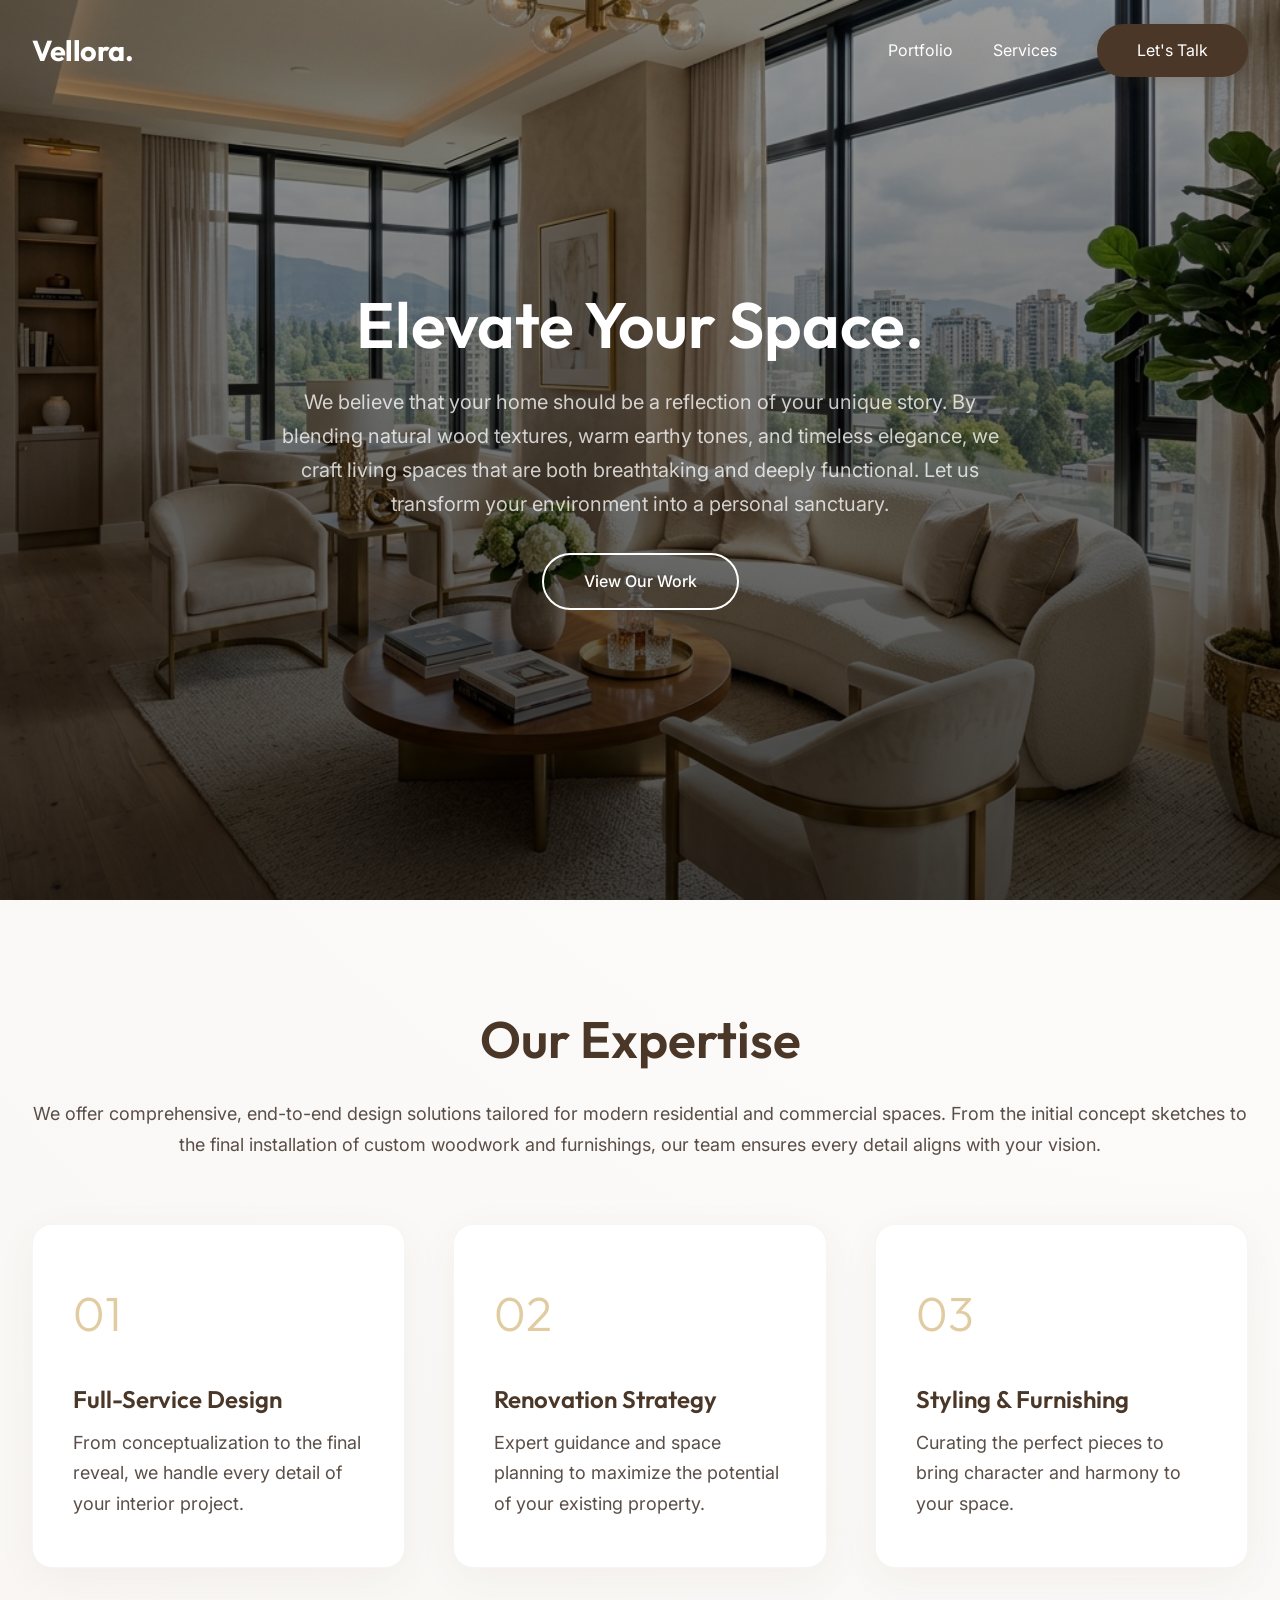
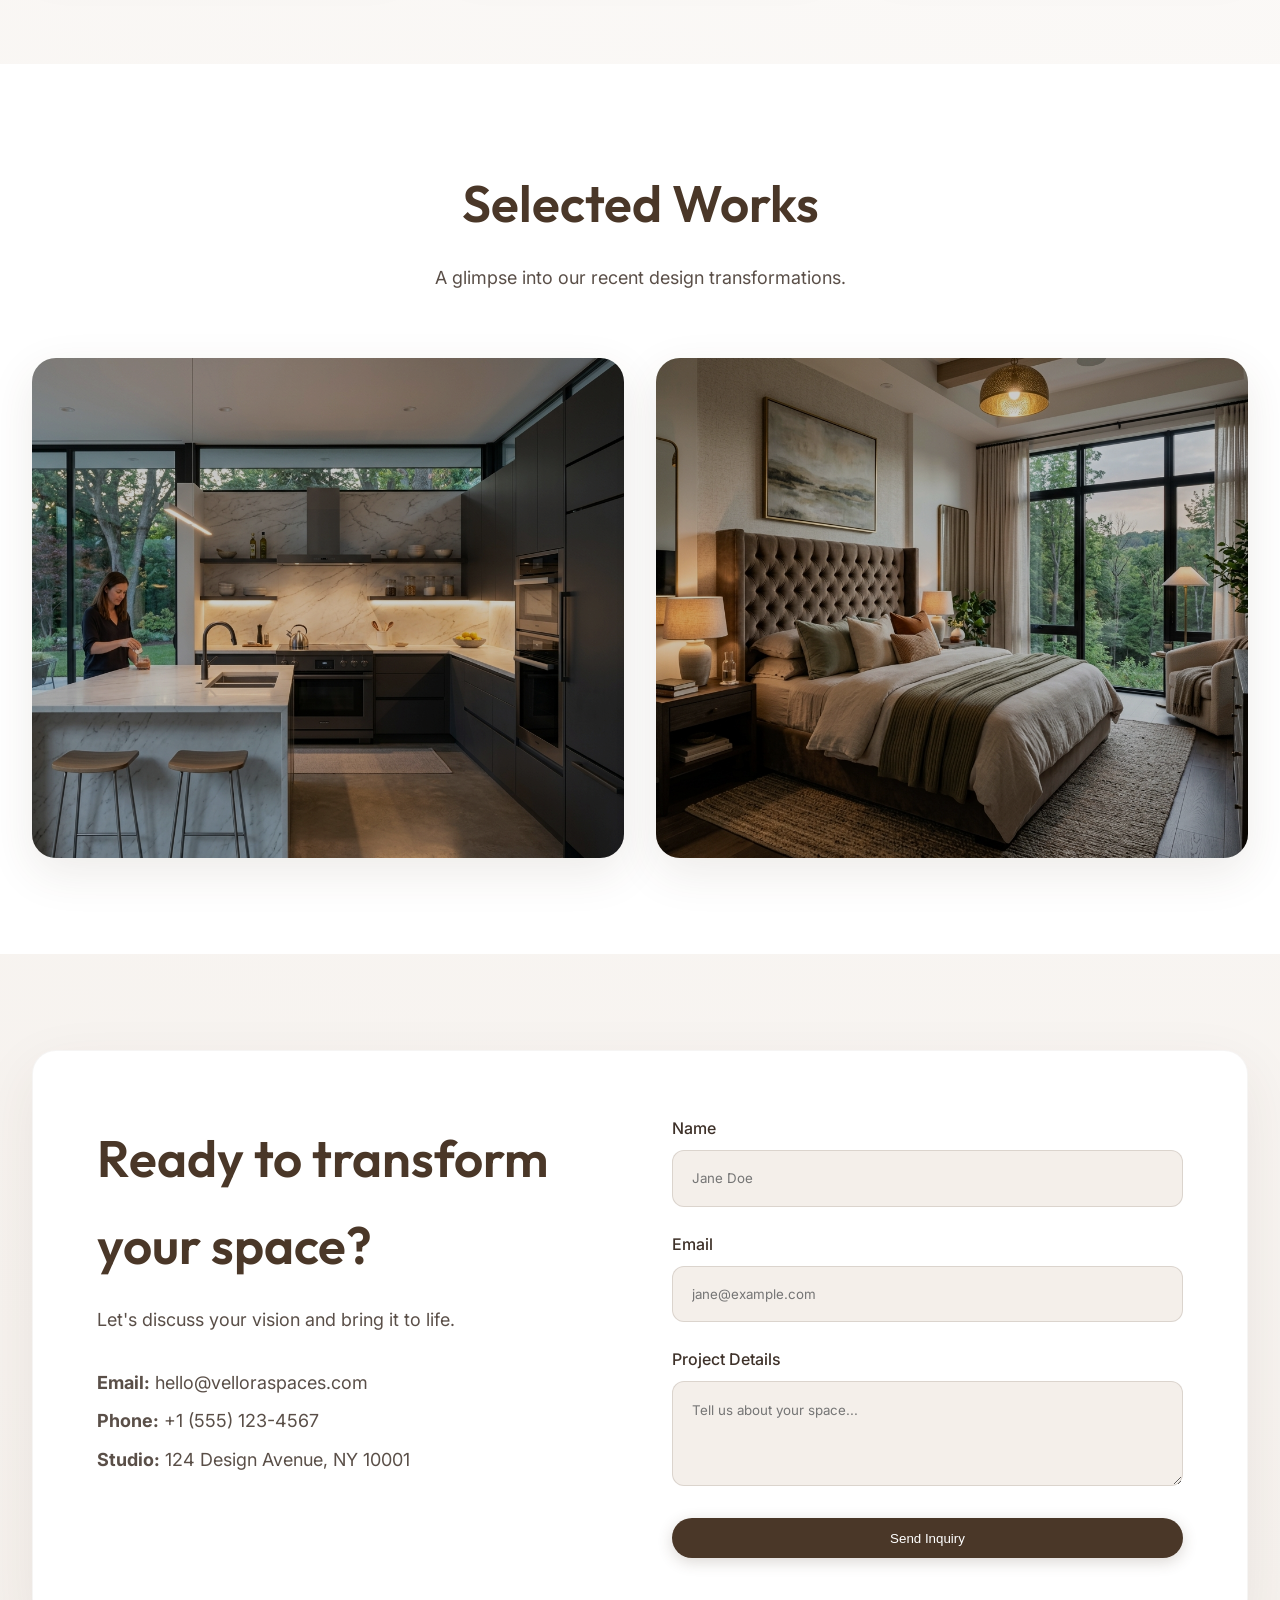
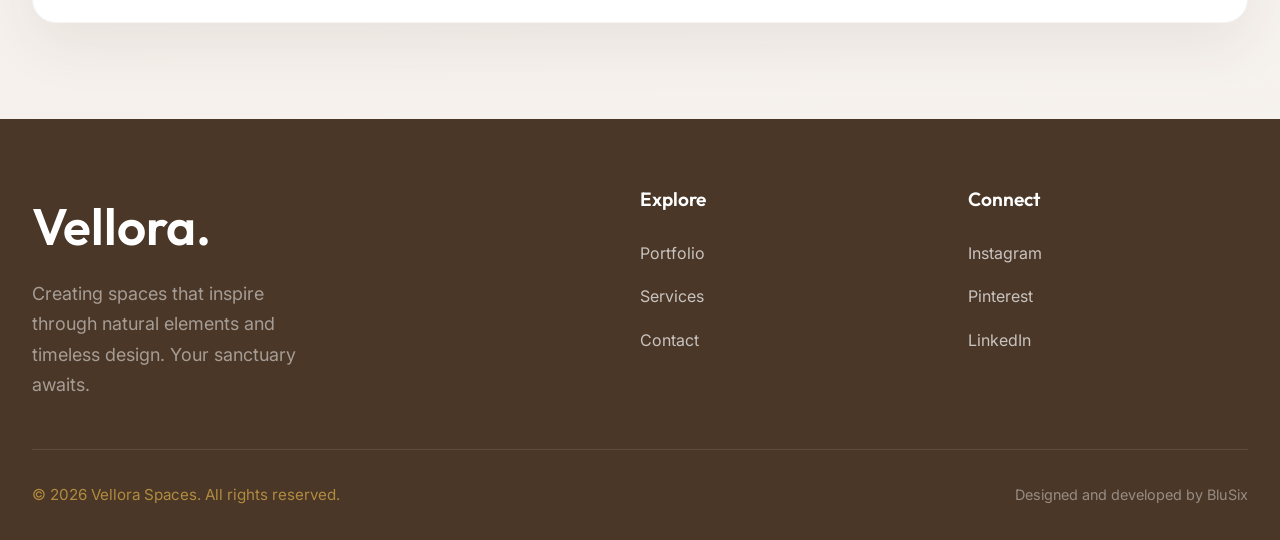
<file: index.html>
<!DOCTYPE html>
<html lang="en">
<head>
    <meta charset="UTF-8">
    <meta name="viewport" content="width=device-width, initial-scale=1.0">
    <meta name="description" content="Vellora Spaces - Premium Interior Design Studio. We create breathtaking, functional spaces tailored to your lifestyle.">
    <title>Vellora Spaces | Interior Design Studio</title>
    <link rel="preconnect" href="https://fonts.googleapis.com">
    <link rel="preconnect" href="https://fonts.gstatic.com" crossorigin>
    <link href="https://fonts.googleapis.com/css2?family=Inter:wght@300;400;500&family=Outfit:wght@300;400;600;700&display=swap" rel="stylesheet">
    <link rel="stylesheet" href="./css/styles.css?v=3">
</head>
<body>
    <!-- Navigation -->
    <header class="navbar" id="navbar">
        <div class="nav-container">
            <a href="index.html" class="logo">Vellora.</a>
            <nav class="nav-links">
                <a href="portfolio.html">Portfolio</a>
                <a href="services.html">Services</a>
                <a href="contact.html" class="btn-primary">Let's Talk</a>
            </nav>
            <div class="mobile-menu-btn">
                <span></span>
                <span></span>
            </div>
        </div>
    </header>

    <!-- Hero Section -->
    <section id="home" class="hero">
        <!-- The background image will be injected via inline style or CSS class once generated -->
        <div class="hero-overlay"></div>
        <div class="hero-content animate-on-scroll">
            <h1>Elevate Your Space.</h1>
            <p>We believe that your home should be a reflection of your unique story. By blending natural wood textures, warm earthy tones, and timeless elegance, we craft living spaces that are both breathtaking and deeply functional. Let us transform your environment into a personal sanctuary.</p>
            <a href="portfolio.html" class="btn-outline">View Our Work</a>
        </div>
    </section>

    <!-- Services Section -->
    <section id="services" class="services section-padding">
        <div class="container">
            <div class="section-header animate-on-scroll">
                <h2>Our Expertise</h2>
                <p>We offer comprehensive, end-to-end design solutions tailored for modern residential and commercial spaces. From the initial concept sketches to the final installation of custom woodwork and furnishings, our team ensures every detail aligns with your vision.</p>
            </div>
            <div class="services-grid">
                <div class="service-card animate-on-scroll">
                    <div class="service-icon">01</div>
                    <h3>Full-Service Design</h3>
                    <p>From conceptualization to the final reveal, we handle every detail of your interior project.</p>
                </div>
                <div class="service-card animate-on-scroll" style="transition-delay: 0.1s;">
                    <div class="service-icon">02</div>
                    <h3>Renovation Strategy</h3>
                    <p>Expert guidance and space planning to maximize the potential of your existing property.</p>
                </div>
                <div class="service-card animate-on-scroll" style="transition-delay: 0.2s;">
                    <div class="service-icon">03</div>
                    <h3>Styling & Furnishing</h3>
                    <p>Curating the perfect pieces to bring character and harmony to your space.</p>
                </div>
            </div>
        </div>
    </section>

    <!-- Portfolio Section -->
    <section id="portfolio" class="portfolio section-padding bg-light">
        <div class="container">
            <div class="section-header animate-on-scroll">
                <h2>Selected Works</h2>
                <p>A glimpse into our recent design transformations.</p>
            </div>
            <div class="portfolio-grid">
                <!-- Items will be populated via JS or updated with generated image paths -->
                <div class="portfolio-item animate-on-scroll" id="portfolio-img-1">
                    <div class="portfolio-info">
                        <h3>Modern Minimalist Kitchen</h3>
                        <span>Residential</span>
                        <p style="margin-top: 0.5rem; color: rgba(255,255,255,0.8); font-size: 0.95rem;">A complete overhaul featuring natural oak cabinetry and quartz countertops, designed for both culinary function and entertaining.</p>
                    </div>
                </div>
                <div class="portfolio-item animate-on-scroll" id="portfolio-img-2">
                    <div class="portfolio-info">
                        <h3>Serene Master Suite</h3>
                        <span>Residential</span>
                        <p style="margin-top: 0.5rem; color: rgba(255,255,255,0.8); font-size: 0.95rem;">Transforming a standard bedroom into a private oasis with custom wood paneling and ambient lighting.</p>
                    </div>
                </div>
            </div>
        </div>
    </section>

    <!-- Contact Section -->
    <section id="contact" class="contact section-padding">
        <div class="container">
            <div class="contact-wrapper animate-on-scroll">
                <div class="contact-info">
                    <h2>Ready to transform your space?</h2>
                    <p>Let's discuss your vision and bring it to life.</p>
                    <div class="contact-details">
                        <p><strong>Email:</strong> hello@velloraspaces.com</p>
                        <p><strong>Phone:</strong> +1 (555) 123-4567</p>
                        <p><strong>Studio:</strong> 124 Design Avenue, NY 10001</p>
                    </div>
                </div>
                <form class="contact-form" id="contactForm">
                    <div class="form-group">
                        <label for="name">Name</label>
                        <input type="text" id="name" required placeholder="Jane Doe">
                    </div>
                    <div class="form-group">
                        <label for="email">Email</label>
                        <input type="email" id="email" required placeholder="jane@example.com">
                    </div>
                    <div class="form-group">
                        <label for="message">Project Details</label>
                        <textarea id="message" rows="4" required placeholder="Tell us about your space..."></textarea>
                    </div>
                    <button type="submit" class="btn-primary w-100">Send Inquiry</button>
                </form>
            </div>
        </div>
    </section>

    <!-- Footer -->
    <footer>
        <div class="container">
            <div class="footer-content">
                <div class="footer-brand">
                    <h2>Vellora.</h2>
                    <p>Creating spaces that inspire through natural elements and timeless design. Your sanctuary awaits.</p>
                </div>
                <div class="footer-links">
                    <h3>Explore</h3>
                    <div class="link-grid">
                        <a href="portfolio.html">Portfolio</a>
                        <a href="services.html">Services</a>
                        <a href="contact.html">Contact</a>
                    </div>
                </div>
                <div class="footer-social">
                    <h3>Connect</h3>
                    <div class="link-grid">
                        <a href="#">Instagram</a>
                        <a href="#">Pinterest</a>
                        <a href="#">LinkedIn</a>
                    </div>
                </div>
            </div>
            <div class="footer-bottom">
                <p class="copyright">&copy; 2026 Vellora Spaces. All rights reserved.</p>
                <p class="credit">Designed and developed by BluSix</p>
            </div>
        </div>
    </footer>

    <script src="./js/main.js"></script>
</body>
</html>
</file>
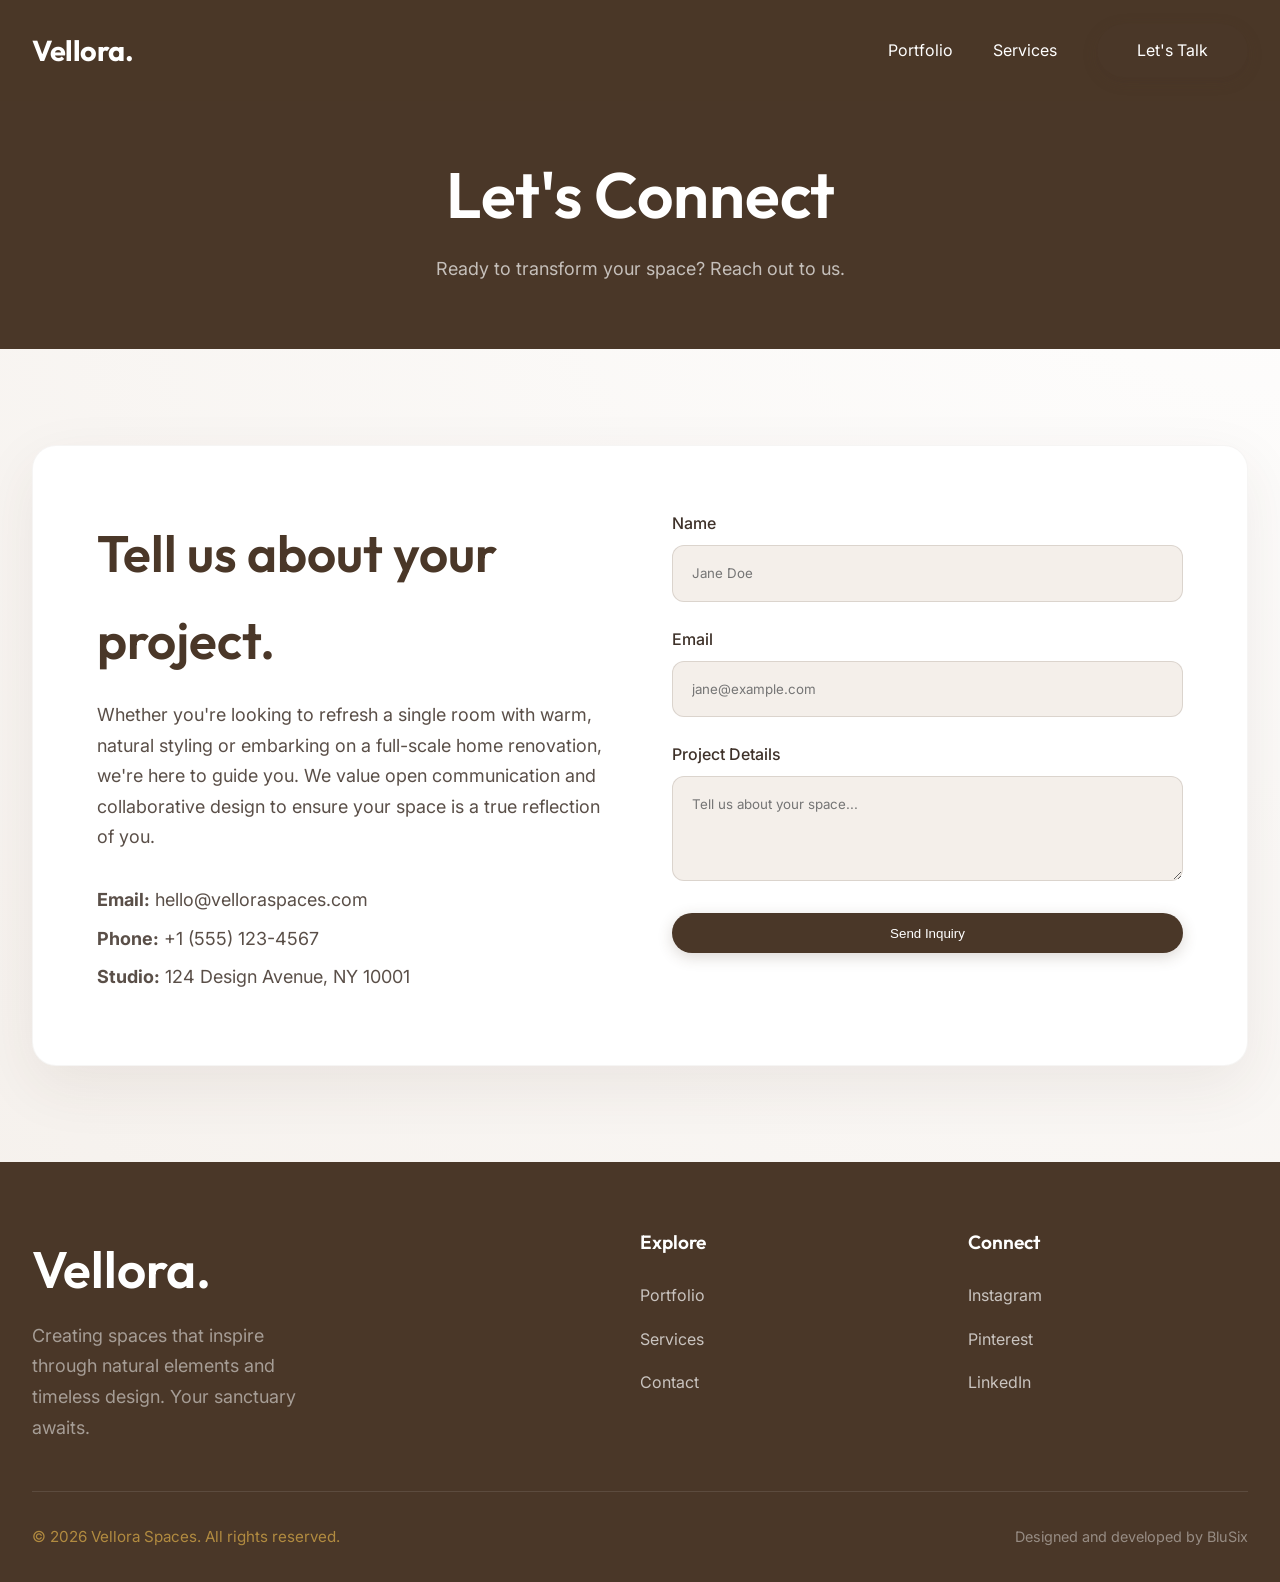
<file: contact.html>
<!DOCTYPE html>
<html lang="en">
<head>
    <meta charset="UTF-8">
    <meta name="viewport" content="width=device-width, initial-scale=1.0">
    <title>Contact | Vellora Spaces</title>
    <link rel="preconnect" href="https://fonts.googleapis.com">
    <link rel="preconnect" href="https://fonts.gstatic.com" crossorigin>
    <link href="https://fonts.googleapis.com/css2?family=Inter:wght@300;400;500&family=Outfit:wght@300;400;600;700&display=swap" rel="stylesheet">
    <link rel="stylesheet" href="./css/styles.css?v=3">
    <style>
        .page-header {
            padding-top: 10rem;
            padding-bottom: 4rem;
            background-color: var(--color-primary);
            color: var(--color-light);
            text-align: center;
        }
        .page-header h1 {
            color: var(--color-light);
        }
        .navbar {
            background: rgba(74, 55, 40, 0.95);
        }
    </style>
</head>
<body>
    <!-- Navigation -->
    <header class="navbar" id="navbar">
        <div class="nav-container">
            <a href="index.html" class="logo">Vellora.</a>
            <nav class="nav-links">
                <a href="portfolio.html">Portfolio</a>
                <a href="services.html">Services</a>
                <a href="contact.html" class="btn-primary">Let's Talk</a>
            </nav>
            <div class="mobile-menu-btn">
                <span></span>
                <span></span>
            </div>
        </div>
    </header>

    <div class="page-header">
        <div class="container">
            <h1>Let's Connect</h1>
            <p style="color: rgba(255,255,255,0.8);">Ready to transform your space? Reach out to us.</p>
        </div>
    </div>

    <!-- Contact Section -->
    <section id="contact" class="contact section-padding">
        <div class="container">
            <div class="contact-wrapper animate-on-scroll is-visible">
                <div class="contact-info">
                    <h2>Tell us about your project.</h2>
                    <p>Whether you're looking to refresh a single room with warm, natural styling or embarking on a full-scale home renovation, we're here to guide you. We value open communication and collaborative design to ensure your space is a true reflection of you.</p>
                    <div class="contact-details">
                        <p><strong>Email:</strong> hello@velloraspaces.com</p>
                        <p><strong>Phone:</strong> +1 (555) 123-4567</p>
                        <p><strong>Studio:</strong> 124 Design Avenue, NY 10001</p>
                    </div>
                </div>
                <form class="contact-form" id="contactForm">
                    <div class="form-group">
                        <label for="name">Name</label>
                        <input type="text" id="name" required placeholder="Jane Doe">
                    </div>
                    <div class="form-group">
                        <label for="email">Email</label>
                        <input type="email" id="email" required placeholder="jane@example.com">
                    </div>
                    <div class="form-group">
                        <label for="message">Project Details</label>
                        <textarea id="message" rows="4" required placeholder="Tell us about your space..."></textarea>
                    </div>
                    <button type="submit" class="btn-primary w-100">Send Inquiry</button>
                </form>
            </div>
        </div>
    </section>

    <!-- Footer -->
    <footer>
        <div class="container">
            <div class="footer-content">
                <div class="footer-brand">
                    <h2>Vellora.</h2>
                    <p>Creating spaces that inspire through natural elements and timeless design. Your sanctuary awaits.</p>
                </div>
                <div class="footer-links">
                    <h3>Explore</h3>
                    <div class="link-grid">
                        <a href="portfolio.html">Portfolio</a>
                        <a href="services.html">Services</a>
                        <a href="contact.html">Contact</a>
                    </div>
                </div>
                <div class="footer-social">
                    <h3>Connect</h3>
                    <div class="link-grid">
                        <a href="#">Instagram</a>
                        <a href="#">Pinterest</a>
                        <a href="#">LinkedIn</a>
                    </div>
                </div>
            </div>
            <div class="footer-bottom">
                <p class="copyright">&copy; 2026 Vellora Spaces. All rights reserved.</p>
                <p class="credit">Designed and developed by BluSix</p>
            </div>
        </div>
    </footer>

    <script src="./js/main.js"></script>
</body>
</html>
</file>
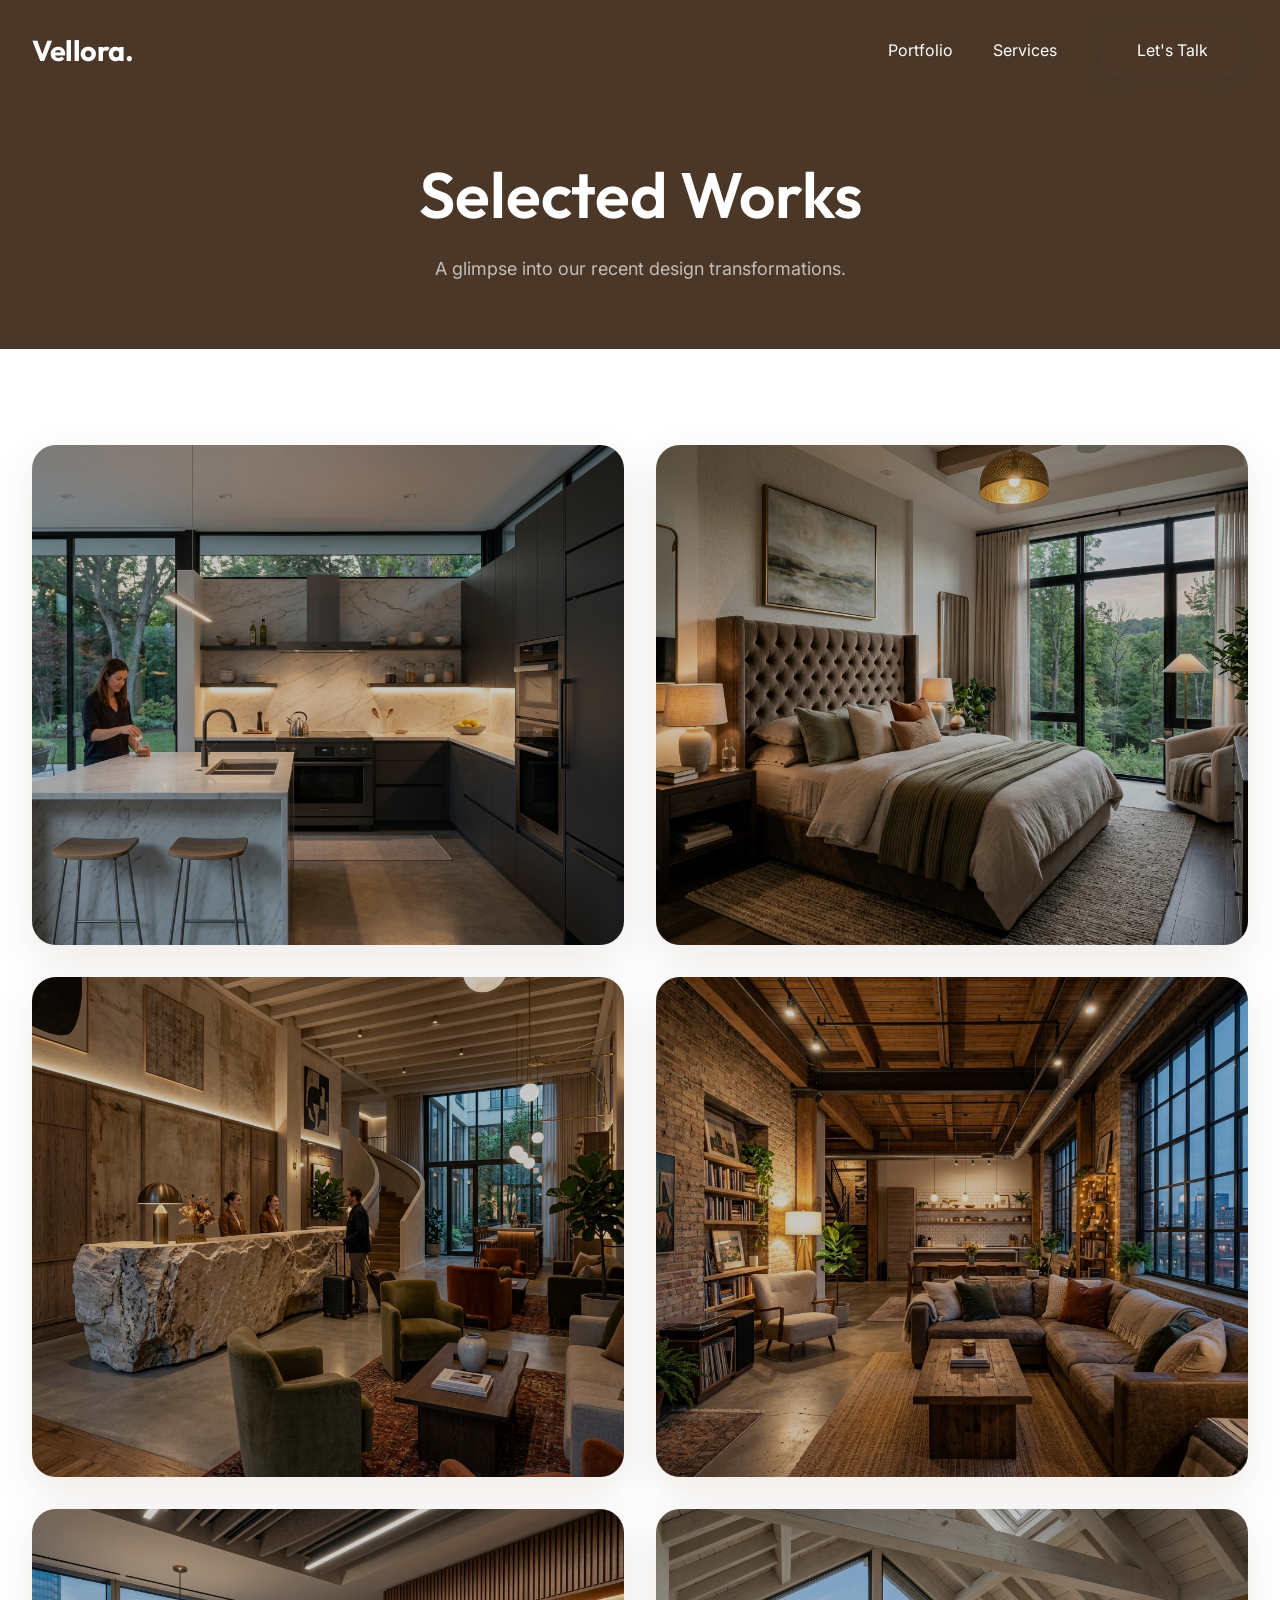
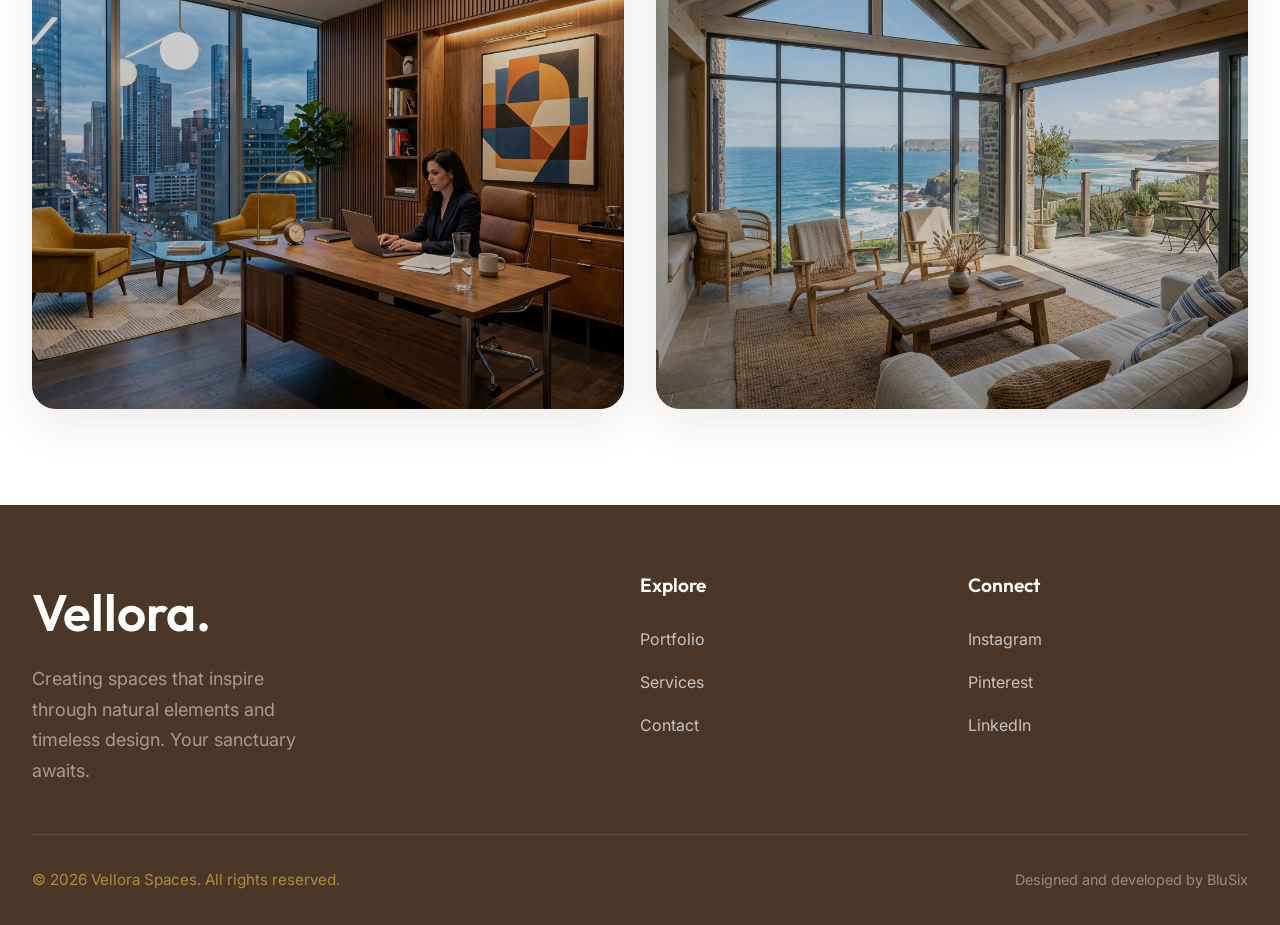
<file: portfolio.html>
<!DOCTYPE html>
<html lang="en">
<head>
    <meta charset="UTF-8">
    <meta name="viewport" content="width=device-width, initial-scale=1.0">
    <title>Portfolio | Vellora Spaces</title>
    <link rel="preconnect" href="https://fonts.googleapis.com">
    <link rel="preconnect" href="https://fonts.gstatic.com" crossorigin>
    <link href="https://fonts.googleapis.com/css2?family=Inter:wght@300;400;500&family=Outfit:wght@300;400;600;700&display=swap" rel="stylesheet">
    <link rel="stylesheet" href="./css/styles.css?v=3">
    <style>
        .page-header {
            padding-top: 10rem;
            padding-bottom: 4rem;
            background-color: var(--color-primary);
            color: var(--color-light);
            text-align: center;
        }
        .page-header h1 {
            color: var(--color-light);
        }
        .navbar {
            background: rgba(74, 55, 40, 0.95);
        }
    </style>
</head>
<body>
    <!-- Navigation -->
    <header class="navbar" id="navbar">
        <div class="nav-container">
            <a href="index.html" class="logo">Vellora.</a>
            <nav class="nav-links">
                <a href="portfolio.html">Portfolio</a>
                <a href="services.html">Services</a>
                <a href="contact.html" class="btn-primary">Let's Talk</a>
            </nav>
            <div class="mobile-menu-btn">
                <span></span>
                <span></span>
            </div>
        </div>
    </header>

    <div class="page-header">
        <div class="container">
            <h1>Selected Works</h1>
            <p style="color: rgba(255,255,255,0.8);">A glimpse into our recent design transformations.</p>
        </div>
    </div>

    <!-- Portfolio Section -->
    <section id="portfolio" class="portfolio section-padding bg-light">
        <div class="container">
            <div class="portfolio-grid">
                <div class="portfolio-item animate-on-scroll is-visible" id="portfolio-img-1">
                    <div class="portfolio-info">
                        <h3>Modern Minimalist Kitchen</h3>
                        <span>Residential</span>
                        <p style="margin-top: 0.5rem; color: rgba(255,255,255,0.8); font-size: 0.95rem;">A complete overhaul featuring natural oak cabinetry and quartz countertops, designed for both culinary function and entertaining.</p>
                    </div>
                </div>
                <div class="portfolio-item animate-on-scroll is-visible" id="portfolio-img-2">
                    <div class="portfolio-info">
                        <h3>Serene Master Suite</h3>
                        <span>Residential</span>
                        <p style="margin-top: 0.5rem; color: rgba(255,255,255,0.8); font-size: 0.95rem;">Transforming a standard bedroom into a private oasis with custom wood paneling and ambient lighting.</p>
                    </div>
                </div>
                <div class="portfolio-item animate-on-scroll is-visible" id="portfolio-img-3">
                    <div class="portfolio-info">
                        <h3>Boutique Hotel Lobby</h3>
                        <span>Commercial</span>
                        <p style="margin-top: 0.5rem; color: rgba(255,255,255,0.8); font-size: 0.95rem;">Creating an inviting first impression with bespoke furniture and a monumental natural stone reception desk.</p>
                    </div>
                </div>
                <div class="portfolio-item animate-on-scroll is-visible" id="portfolio-img-4">
                    <div class="portfolio-info">
                        <h3>Urban Loft Living Area</h3>
                        <span>Residential</span>
                        <p style="margin-top: 0.5rem; color: rgba(255,255,255,0.8); font-size: 0.95rem;">Balancing industrial architecture with warm textures and layered lighting for a cozy, open-concept feel.</p>
                    </div>
                </div>
                <div class="portfolio-item animate-on-scroll is-visible" id="portfolio-img-5">
                    <div class="portfolio-info">
                        <h3>Executive Office Suite</h3>
                        <span>Commercial</span>
                        <p style="margin-top: 0.5rem; color: rgba(255,255,255,0.8); font-size: 0.95rem;">A refined workspace blending mid-century modern pieces with contemporary artwork and acoustic wood paneling.</p>
                    </div>
                </div>
                <div class="portfolio-item animate-on-scroll is-visible" id="portfolio-img-6">
                    <div class="portfolio-info">
                        <h3>Coastal Retreat Sunroom</h3>
                        <span>Residential</span>
                        <p style="margin-top: 0.5rem; color: rgba(255,255,255,0.8); font-size: 0.95rem;">Maximizing natural light and ocean views through seamless indoor-outdoor integration and organic materials.</p>
                    </div>
                </div>
            </div>
        </div>
    </section>

    <!-- Footer -->
    <footer>
        <div class="container">
            <div class="footer-content">
                <div class="footer-brand">
                    <h2>Vellora.</h2>
                    <p>Creating spaces that inspire through natural elements and timeless design. Your sanctuary awaits.</p>
                </div>
                <div class="footer-links">
                    <h3>Explore</h3>
                    <div class="link-grid">
                        <a href="portfolio.html">Portfolio</a>
                        <a href="services.html">Services</a>
                        <a href="contact.html">Contact</a>
                    </div>
                </div>
                <div class="footer-social">
                    <h3>Connect</h3>
                    <div class="link-grid">
                        <a href="#">Instagram</a>
                        <a href="#">Pinterest</a>
                        <a href="#">LinkedIn</a>
                    </div>
                </div>
            </div>
            <div class="footer-bottom">
                <p class="copyright">&copy; 2026 Vellora Spaces. All rights reserved.</p>
                <p class="credit">Designed and developed by BluSix</p>
            </div>
        </div>
    </footer>

    <script src="./js/main.js"></script>
</body>
</html>
</file>
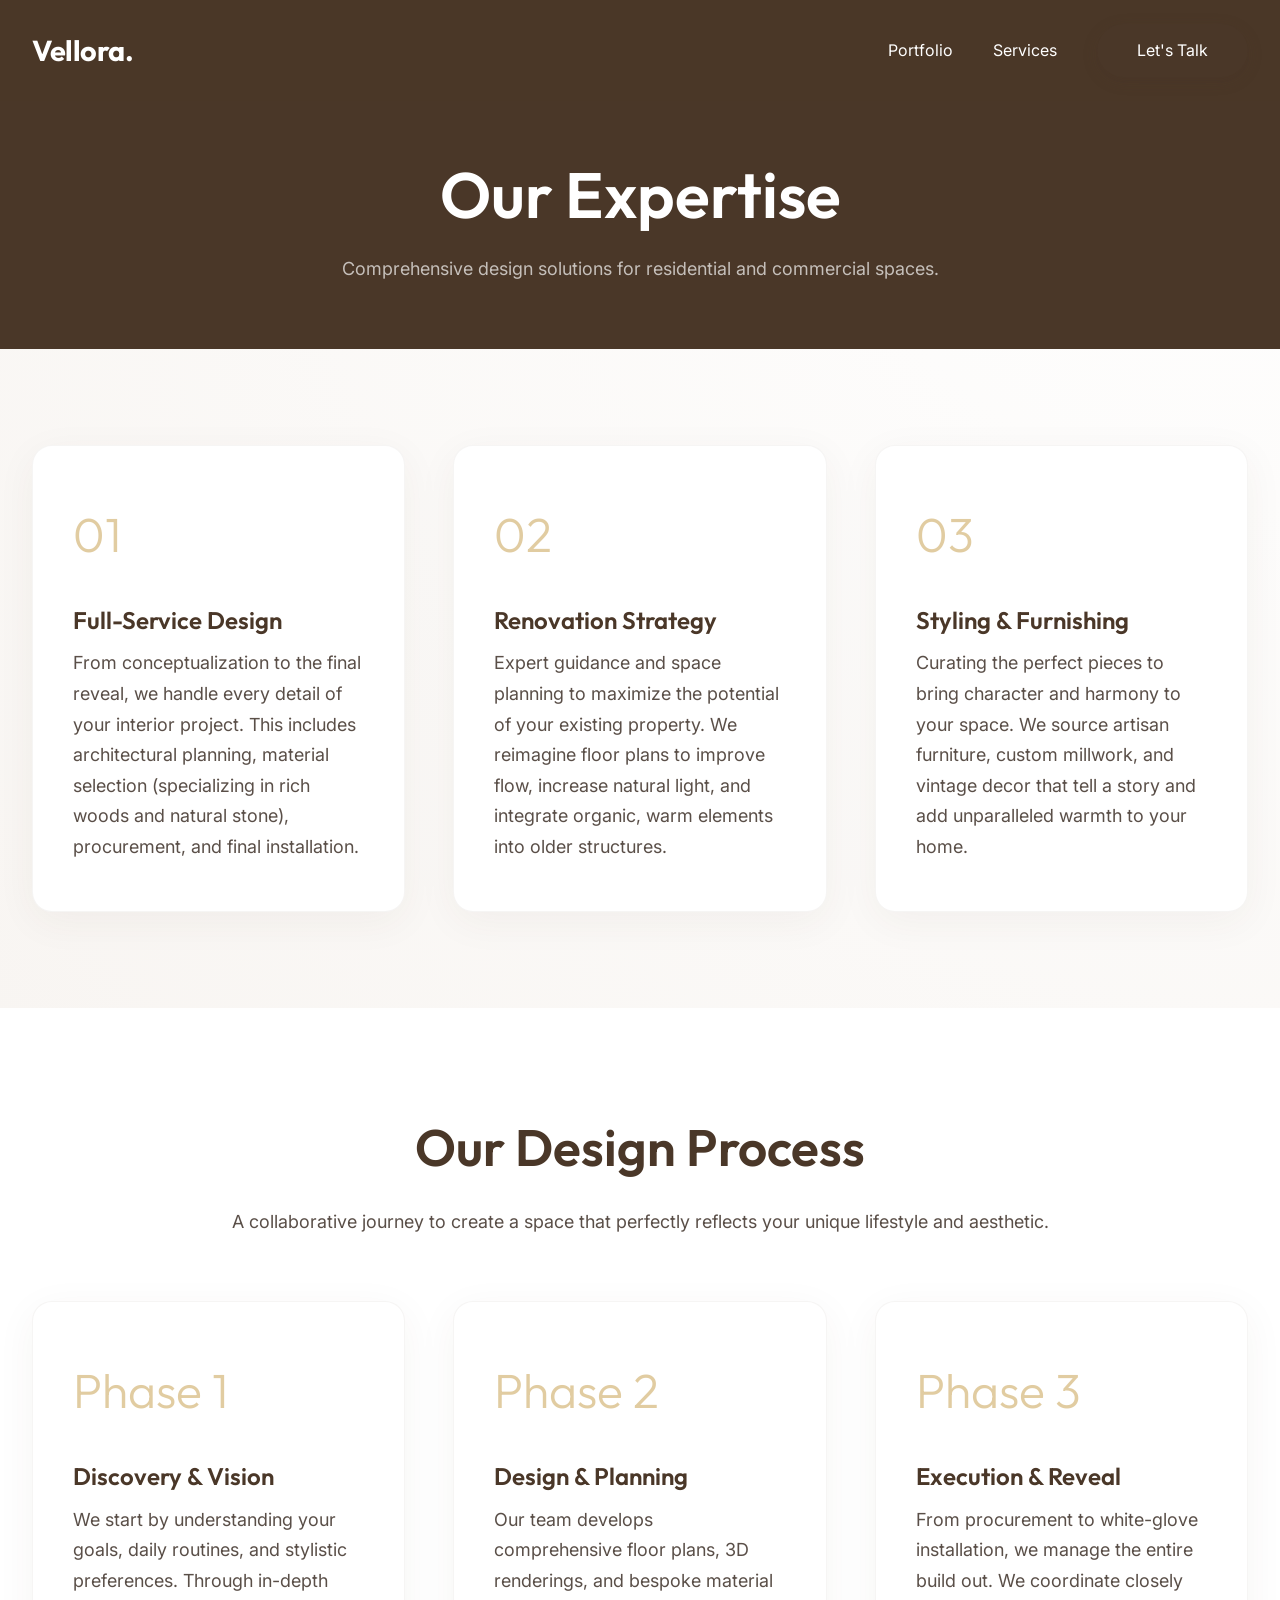
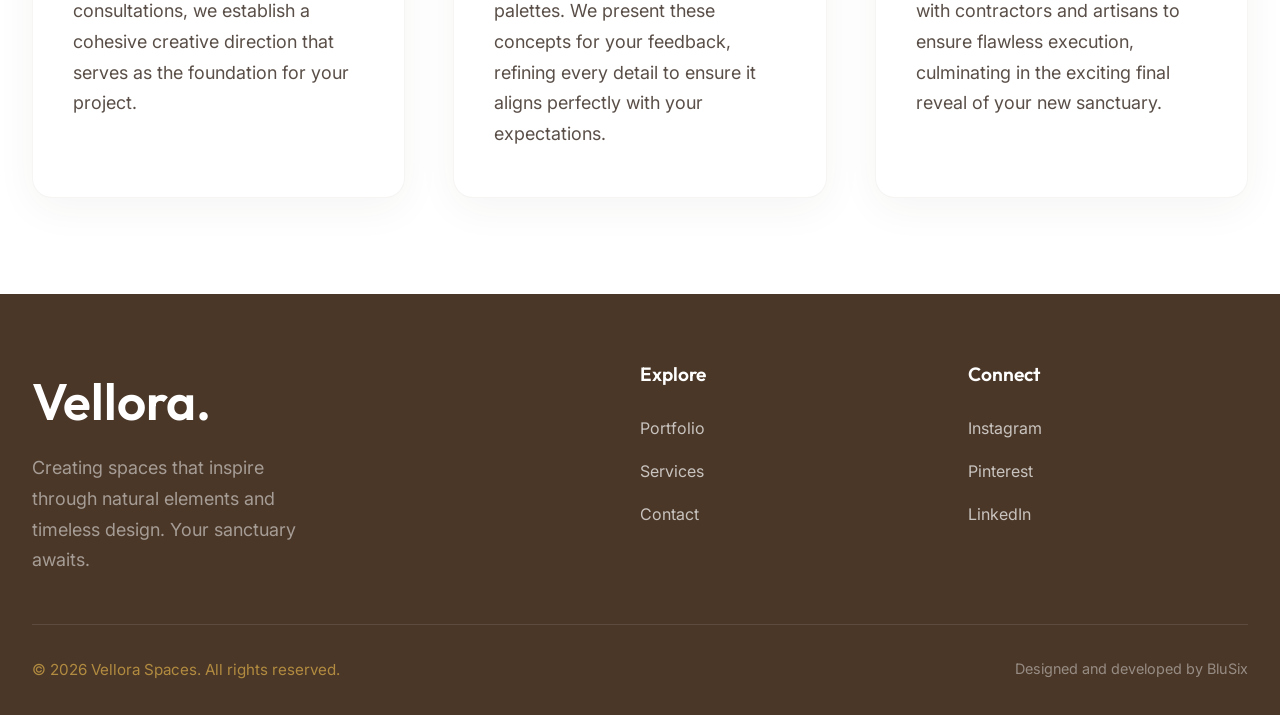
<file: services.html>
<!DOCTYPE html>
<html lang="en">
<head>
    <meta charset="UTF-8">
    <meta name="viewport" content="width=device-width, initial-scale=1.0">
    <title>Services | Vellora Spaces</title>
    <link rel="preconnect" href="https://fonts.googleapis.com">
    <link rel="preconnect" href="https://fonts.gstatic.com" crossorigin>
    <link href="https://fonts.googleapis.com/css2?family=Inter:wght@300;400;500&family=Outfit:wght@300;400;600;700&display=swap" rel="stylesheet">
    <link rel="stylesheet" href="./css/styles.css?v=3">
    <style>
        .page-header {
            padding-top: 10rem;
            padding-bottom: 4rem;
            background-color: var(--color-primary);
            color: var(--color-light);
            text-align: center;
        }
        .page-header h1 {
            color: var(--color-light);
        }
        .navbar {
            background: rgba(74, 55, 40, 0.95);
        }
    </style>
</head>
<body>
    <!-- Navigation -->
    <header class="navbar" id="navbar">
        <div class="nav-container">
            <a href="index.html" class="logo">Vellora.</a>
            <nav class="nav-links">
                <a href="portfolio.html">Portfolio</a>
                <a href="services.html">Services</a>
                <a href="contact.html" class="btn-primary">Let's Talk</a>
            </nav>
            <div class="mobile-menu-btn">
                <span></span>
                <span></span>
            </div>
        </div>
    </header>

    <div class="page-header">
        <div class="container">
            <h1>Our Expertise</h1>
            <p style="color: rgba(255,255,255,0.8);">Comprehensive design solutions for residential and commercial spaces.</p>
        </div>
    </div>

    <!-- Services Section -->
    <section id="services" class="services section-padding">
        <div class="container">
            <div class="services-grid">
                <div class="service-card animate-on-scroll is-visible">
                    <div class="service-icon">01</div>
                    <h3>Full-Service Design</h3>
                    <p>From conceptualization to the final reveal, we handle every detail of your interior project. This includes architectural planning, material selection (specializing in rich woods and natural stone), procurement, and final installation.</p>
                </div>
                <div class="service-card animate-on-scroll is-visible" style="transition-delay: 0.1s;">
                    <div class="service-icon">02</div>
                    <h3>Renovation Strategy</h3>
                    <p>Expert guidance and space planning to maximize the potential of your existing property. We reimagine floor plans to improve flow, increase natural light, and integrate organic, warm elements into older structures.</p>
                </div>
                <div class="service-card animate-on-scroll is-visible" style="transition-delay: 0.2s;">
                    <div class="service-icon">03</div>
                    <h3>Styling & Furnishing</h3>
                    <p>Curating the perfect pieces to bring character and harmony to your space. We source artisan furniture, custom millwork, and vintage decor that tell a story and add unparalleled warmth to your home.</p>
                </div>
            </div>
        </div>
    </section>

    <!-- Process Section -->
    <section id="process" class="services section-padding bg-light">
        <div class="container">
            <div class="section-header animate-on-scroll is-visible">
                <h2>Our Design Process</h2>
                <p>A collaborative journey to create a space that perfectly reflects your unique lifestyle and aesthetic.</p>
            </div>
            <div class="services-grid">
                <div class="service-card animate-on-scroll is-visible">
                    <div class="service-icon">Phase 1</div>
                    <h3>Discovery & Vision</h3>
                    <p>We start by understanding your goals, daily routines, and stylistic preferences. Through in-depth consultations, we establish a cohesive creative direction that serves as the foundation for your project.</p>
                </div>
                <div class="service-card animate-on-scroll is-visible" style="transition-delay: 0.1s;">
                    <div class="service-icon">Phase 2</div>
                    <h3>Design & Planning</h3>
                    <p>Our team develops comprehensive floor plans, 3D renderings, and bespoke material palettes. We present these concepts for your feedback, refining every detail to ensure it aligns perfectly with your expectations.</p>
                </div>
                <div class="service-card animate-on-scroll is-visible" style="transition-delay: 0.2s;">
                    <div class="service-icon">Phase 3</div>
                    <h3>Execution & Reveal</h3>
                    <p>From procurement to white-glove installation, we manage the entire build out. We coordinate closely with contractors and artisans to ensure flawless execution, culminating in the exciting final reveal of your new sanctuary.</p>
                </div>
            </div>
        </div>
    </section>

    <!-- Footer -->
    <footer>
        <div class="container">
            <div class="footer-content">
                <div class="footer-brand">
                    <h2>Vellora.</h2>
                    <p>Creating spaces that inspire through natural elements and timeless design. Your sanctuary awaits.</p>
                </div>
                <div class="footer-links">
                    <h3>Explore</h3>
                    <div class="link-grid">
                        <a href="portfolio.html">Portfolio</a>
                        <a href="services.html">Services</a>
                        <a href="contact.html">Contact</a>
                    </div>
                </div>
                <div class="footer-social">
                    <h3>Connect</h3>
                    <div class="link-grid">
                        <a href="#">Instagram</a>
                        <a href="#">Pinterest</a>
                        <a href="#">LinkedIn</a>
                    </div>
                </div>
            </div>
            <div class="footer-bottom">
                <p class="copyright">&copy; 2026 Vellora Spaces. All rights reserved.</p>
                <p class="credit">Designed and developed by BluSix</p>
            </div>
        </div>
    </footer>

    <script src="./js/main.js"></script>
</body>
</html>
</file>
<file: css/styles.css>
:root {
    --color-primary: #4A3728; /* Deep Wood Brown */
    --color-secondary: #C49A45; /* Warm Oak / Gold */
    --color-bg: #F4EFEA; /* Soft Warm Neutral */
    --color-light: #ffffff;
    --color-text: #3E3129;
    --font-heading: 'Outfit', sans-serif;
    --font-body: 'Inter', sans-serif;
    --transition: all 0.4s cubic-bezier(0.25, 0.46, 0.45, 0.94);
}

* {
    margin: 0;
    padding: 0;
    box-sizing: border-box;
}

html {
    scroll-behavior: smooth;
}

body {
    font-family: var(--font-body);
    background: radial-gradient(circle at top right, #FFFFFF, var(--color-bg));
    color: var(--color-text);
    line-height: 1.7;
    overflow-x: hidden;
}

h1, h2, h3, h4 {
    font-family: var(--font-heading);
    color: var(--color-primary);
    font-weight: 600;
}

a {
    text-decoration: none;
    color: inherit;
    transition: var(--transition);
}

.container {
    max-width: 1280px;
    margin: 0 auto;
    padding: 0 2rem;
}

.section-padding {
    padding: 6rem 0;
}

/* Typography */
h1 {
    font-size: clamp(3rem, 5vw, 5rem);
    line-height: 1.1;
    margin-bottom: 1.5rem;
    color: var(--color-light);
}

h2 {
    font-size: clamp(2.5rem, 4vw, 3.5rem);
    margin-bottom: 1rem;
}

h3 {
    font-size: 1.5rem;
    margin-bottom: 0.5rem;
}

p {
    font-size: 1.125rem;
    color: var(--color-text);
    opacity: 0.85;
}

/* Buttons */
.btn-primary {
    display: inline-block;
    background-color: var(--color-primary);
    color: var(--color-light);
    padding: 0.8rem 2.5rem;
    border: none;
    border-radius: 50px;
    font-weight: 500;
    cursor: pointer;
    transition: var(--transition);
    position: relative;
    overflow: hidden;
    box-shadow: 0 4px 15px rgba(74, 55, 40, 0.2);
}

.btn-primary:hover {
    background-color: var(--color-secondary);
    color: var(--color-light);
    transform: translateY(-2px);
    box-shadow: 0 8px 25px rgba(74, 55, 40, 0.3);
}

.btn-outline {
    display: inline-block;
    background-color: transparent;
    color: var(--color-light);
    padding: 0.8rem 2.5rem;
    border: 2px solid var(--color-light);
    border-radius: 50px;
    font-weight: 500;
    cursor: pointer;
    transition: var(--transition);
}

.btn-outline:hover {
    background-color: var(--color-light);
    color: var(--color-primary);
}

.w-100 {
    width: 100%;
}

/* Navigation */
.navbar {
    position: fixed;
    top: 0;
    left: 0;
    width: 100%;
    z-index: 1000;
    transition: var(--transition);
    padding: 1.5rem 0;
}

.navbar.scrolled {
    background: rgba(74, 55, 40, 0.85);
    backdrop-filter: blur(12px);
    -webkit-backdrop-filter: blur(12px);
    padding: 1rem 0;
    box-shadow: 0 4px 30px rgba(0, 0, 0, 0.1);
}

.navbar.scrolled .logo, .navbar.scrolled .nav-links a {
    color: var(--color-light);
}

.nav-container {
    max-width: 1280px;
    margin: 0 auto;
    padding: 0 2rem;
    display: flex;
    justify-content: space-between;
    align-items: center;
}

.logo {
    font-family: var(--font-heading);
    font-size: 1.8rem;
    font-weight: 700;
    color: var(--color-light); /* Assuming initial hero is dark */
    letter-spacing: -0.5px;
}

.nav-links {
    display: flex;
    align-items: center;
    gap: 2.5rem;
}

.nav-links a {
    color: var(--color-light);
    font-weight: 400;
    font-size: 1rem;
    position: relative;
}

.nav-links a:not(.btn-primary)::after {
    content: '';
    position: absolute;
    bottom: -4px;
    left: 0;
    width: 0;
    height: 1px;
    background-color: var(--color-secondary);
    transition: var(--transition);
}

.nav-links a:not(.btn-primary):hover::after {
    width: 100%;
}

.mobile-menu-btn {
    display: none;
    flex-direction: column;
    gap: 6px;
    cursor: pointer;
}

.mobile-menu-btn span {
    width: 30px;
    height: 2px;
    background-color: var(--color-light);
    transition: var(--transition);
}

/* Hero Section */
.hero {
    height: 100vh;
    position: relative;
    display: flex;
    align-items: center;
    justify-content: center;
    text-align: center;
    background-image: url('../assets/images/hero.jpg');
    background-size: cover;
    background-position: center;
    background-attachment: fixed;
}

.hero-overlay {
    position: absolute;
    top: 0;
    left: 0;
    width: 100%;
    height: 100%;
    background: linear-gradient(to bottom, rgba(0,0,0,0.4), rgba(0,0,0,0.7));
}

.hero-content {
    position: relative;
    z-index: 1;
    max-width: 800px;
    padding: 0 2rem;
}

.hero-content p {
    color: rgba(255, 255, 255, 0.9);
    font-size: 1.25rem;
    margin-bottom: 2rem;
}

/* Section Headers */
.section-header {
    text-align: center;
    margin-bottom: 4rem;
}

/* Services */
.services-grid {
    display: grid;
    grid-template-columns: repeat(auto-fit, minmax(300px, 1fr));
    gap: 3rem;
}

.service-card {
    background: var(--color-light);
    padding: 3rem 2.5rem;
    border-radius: 20px;
    transition: var(--transition);
    box-shadow: 0 10px 40px rgba(74, 55, 40, 0.05);
    border: 1px solid rgba(74, 55, 40, 0.05);
}

.service-card:hover {
    transform: translateY(-10px);
    box-shadow: 0 20px 50px rgba(74, 55, 40, 0.12);
}

.service-icon {
    font-family: var(--font-heading);
    font-size: 3rem;
    color: var(--color-secondary);
    font-weight: 300;
    margin-bottom: 1.5rem;
    opacity: 0.5;
}

/* Portfolio */
.bg-light {
    background-color: var(--color-light);
}

.portfolio-grid {
    display: grid;
    grid-template-columns: repeat(auto-fit, minmax(400px, 1fr));
    gap: 2rem;
}

.portfolio-item {
    position: relative;
    height: 500px;
    overflow: hidden;
    border-radius: 24px;
    background-size: cover;
    background-position: center;
    cursor: pointer;
    box-shadow: 0 15px 45px rgba(74, 55, 40, 0.1);
}

#portfolio-img-1 {
    background-image: url('../assets/images/portfolio_1.jpg');
    transition: transform 0.8s ease;
}

#portfolio-img-2 {
    background-image: url('../assets/images/portfolio_2.jpg');
    background-color: var(--color-secondary);
    transition: transform 0.8s ease;
}

#portfolio-img-3 {
    background-image: url('../assets/images/portfolio_3.jpg');
    background-color: var(--color-primary);
    transition: transform 0.8s ease;
}

#portfolio-img-4 {
    background-image: url('../assets/images/portfolio_4.jpg');
    background-color: var(--color-secondary);
    transition: transform 0.8s ease;
}

#portfolio-img-5 {
    background-image: url('../assets/images/portfolio_5.jpg');
    background-color: var(--color-primary);
    transition: transform 0.8s ease;
}

#portfolio-img-6 {
    background-image: url('../assets/images/portfolio_6.jpg');
    background-color: var(--color-secondary);
    transition: transform 0.8s ease;
}

.portfolio-item:hover {
    transform: translateY(-5px);
}

.portfolio-info {
    position: absolute;
    bottom: 0;
    left: 0;
    width: 100%;
    padding: 2rem;
    background: linear-gradient(to top, rgba(0,0,0,0.8), transparent);
    color: var(--color-light);
    transform: translateY(20px);
    opacity: 0;
    transition: var(--transition);
}

.portfolio-item:hover .portfolio-info {
    transform: translateY(0);
    opacity: 1;
}

.portfolio-info h3 {
    color: var(--color-light);
    margin-bottom: 0.2rem;
}

.portfolio-info span {
    font-size: 0.9rem;
    text-transform: uppercase;
    letter-spacing: 2px;
    color: var(--color-secondary);
}

.portfolio-item::before {
    content: '';
    position: absolute;
    top: 0;
    left: 0;
    width: 100%;
    height: 100%;
    background: rgba(0,0,0,0.2);
    transition: var(--transition);
}

.portfolio-item:hover::before {
    background: rgba(0,0,0,0);
}

/* Contact */
.contact-wrapper {
    display: grid;
    grid-template-columns: 1fr 1fr;
    gap: 4rem;
    background: var(--color-light);
    padding: 4rem;
    border-radius: 24px;
    box-shadow: 0 20px 60px rgba(74, 55, 40, 0.08);
    border: 1px solid rgba(74, 55, 40, 0.05);
}

.contact-details {
    margin-top: 2rem;
}

.contact-details p {
    margin-bottom: 0.5rem;
}

.form-group {
    margin-bottom: 1.5rem;
}

.form-group label {
    display: block;
    margin-bottom: 0.5rem;
    font-weight: 500;
}

.form-group input, .form-group textarea {
    width: 100%;
    padding: 1.2rem;
    border: 1px solid rgba(74, 55, 40, 0.15);
    border-radius: 12px;
    background: var(--color-bg);
    font-family: var(--font-body);
    transition: var(--transition);
}

.form-group input:focus, .form-group textarea:focus {
    outline: none;
    border-color: var(--color-secondary);
    background: var(--color-light);
}

/* Footer */
footer {
    background-color: var(--color-primary);
    color: var(--color-light);
    padding: 4rem 0 2rem;
}

.footer-content {
    display: grid;
    grid-template-columns: 2fr 1fr 1fr;
    gap: 3rem;
    border-bottom: 1px solid rgba(255,255,255,0.1);
    padding-bottom: 3rem;
    margin-bottom: 2rem;
}

.footer-brand h2 {
    color: var(--color-light);
    margin-bottom: 0.5rem;
}

.footer-brand p {
    color: rgba(255,255,255,0.6);
    max-width: 300px;
}

.footer-links h3, .footer-social h3 {
    font-family: var(--font-heading);
    color: var(--color-light);
    margin-bottom: 1.5rem;
    font-size: 1.2rem;
}

.link-grid {
    display: flex;
    flex-direction: column;
    gap: 1rem;
}

.footer-links a, .footer-social a {
    color: rgba(255,255,255,0.7);
    transition: var(--transition);
}

.footer-links a:hover, .footer-social a:hover {
    color: var(--color-secondary);
}

.footer-bottom {
    display: flex;
    justify-content: space-between;
    align-items: center;
    flex-wrap: wrap;
    gap: 1rem;
}

.copyright {
    color: var(--color-secondary);
    font-size: 0.95rem;
}

.credit {
    color: rgba(255,255,255,0.5);
    font-size: 0.9rem;
}

/* Animations */
.animate-on-scroll {
    opacity: 0;
    transform: translateY(30px);
    transition: opacity 0.8s ease-out, transform 0.8s ease-out;
}

.animate-on-scroll.is-visible {
    opacity: 1;
    transform: translateY(0);
}

/* Responsive */
@media (max-width: 992px) {
    .contact-wrapper {
        grid-template-columns: 1fr;
        padding: 2rem;
    }
}

@media (max-width: 768px) {
    .nav-links {
        position: absolute;
        top: 100%;
        left: 0;
        width: 100%;
        background: rgba(74, 55, 40, 0.95);
        backdrop-filter: blur(12px);
        -webkit-backdrop-filter: blur(12px);
        flex-direction: column;
        align-items: center;
        padding: 2rem 0;
        gap: 1.5rem;
        clip-path: polygon(0 0, 100% 0, 100% 0, 0 0);
        transition: clip-path 0.4s ease-in-out;
        pointer-events: none;
    }

    .nav-links.active {
        clip-path: polygon(0 0, 100% 0, 100% 100%, 0 100%);
        pointer-events: auto;
    }

    .mobile-menu-btn {
        display: flex;
        z-index: 1001;
    }

    .mobile-menu-btn.active span:nth-child(1) {
        transform: translateY(4px) rotate(45deg);
    }

    .mobile-menu-btn.active span:nth-child(2) {
        transform: translateY(-4px) rotate(-45deg);
    }
    
    .hero {
        background-attachment: scroll; /* Better for mobile performance */
    }
    
    .footer-content {
        grid-template-columns: 1fr 1fr;
        text-align: center;
        gap: 2rem;
    }
    .footer-brand {
        grid-column: 1 / -1;
    }
    .footer-brand p {
        margin: 0 auto;
    }
    .footer-bottom {
        flex-direction: column;
        text-align: center;
    }
}
</file>
